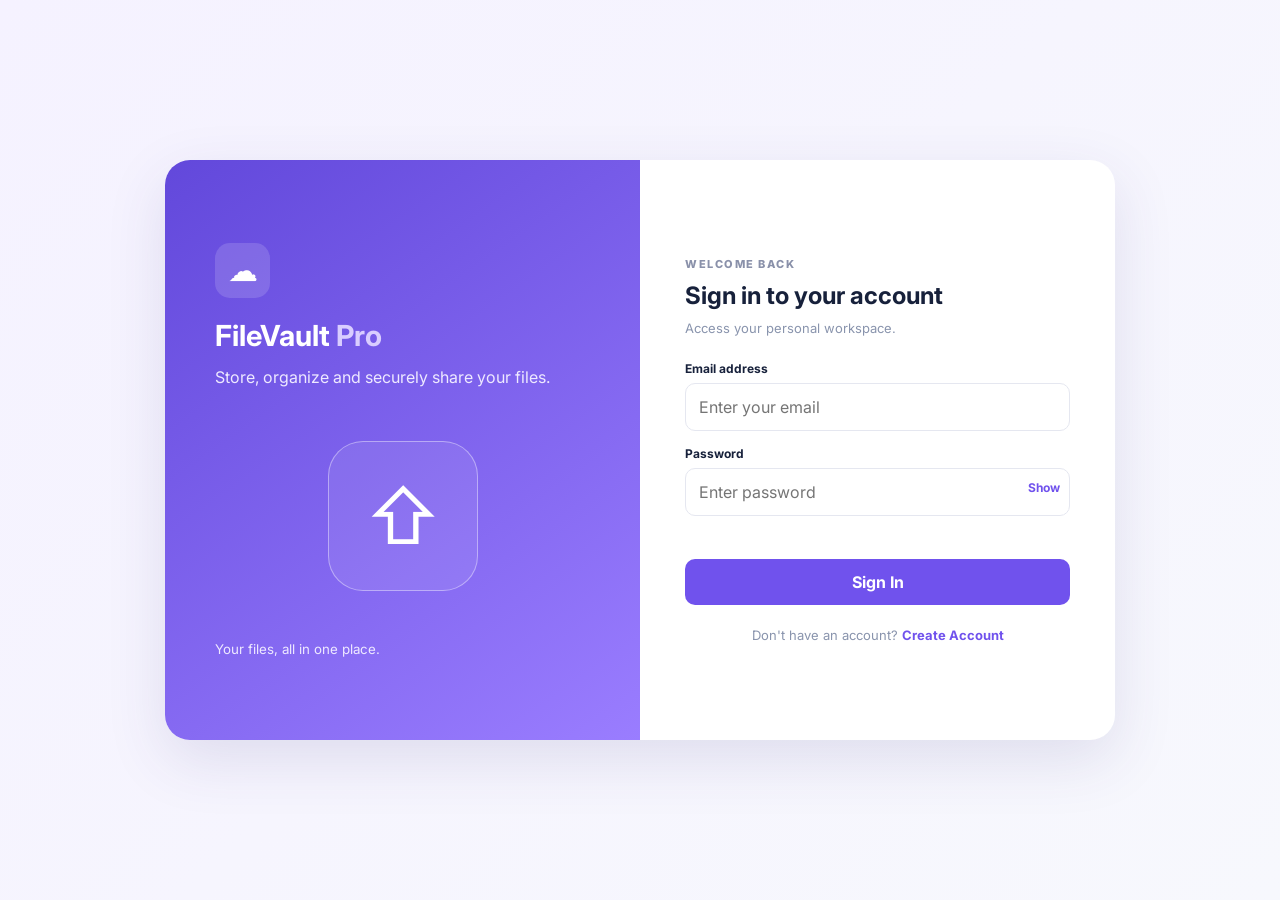
<file: index.html>
<!DOCTYPE html>
<html lang="en">
<head>
    <meta charset="UTF-8">
    <meta name="viewport" content="width=device-width, initial-scale=1.0">
    <title>FileVault Pro - Dashboard</title>
    <link rel="stylesheet" href="style.css">
</head>
<body class="app-page">

<div class="app-layout">

    <!-- SIDEBAR -->
    <aside class="sidebar" id="sidebar">

        <a class="logo" href="#">
            <span class="brand-mark small">☁</span>
            <span>FileVault <b>Pro</b></span>
        </a>

        <div class="workspace">▦ &nbsp; Personal Workspace</div>

        <p class="side-label">MENU</p>

        <nav class="side-nav">
            <button class="nav-item active" data-view="dashboard">
                <span>⌂</span> Dashboard
            </button>

            <button class="nav-item" data-view="all">
                <span>▣</span> My Files
            </button>

            <button class="nav-item" data-view="shared">
                <span>♧</span> Shared Files
            </button>

            <button class="nav-item" data-view="recent">
                <span>◷</span> Recent Files
            </button>

            <button class="nav-item" data-view="starred">
                <span>☆</span> Starred
            </button>

            <button class="nav-item" data-view="trash">
                <span>♜</span> Trash
            </button>
        </nav>

        <p class="side-label">PREFERENCES</p>

        <nav class="side-nav">
            <button class="nav-item" data-view="settings">
                <span>⚙</span> Settings
            </button>
        </nav>

        <div class="storage-card">
            <div class="storage-title">Storage</div>
            <div class="storage-track">
                <i id="storageBar"></i>
            </div>
            <p id="storageText">0 B of 100 MB used</p>
        </div>

        <button id="logoutBtn" class="logout-btn">
            ↪ &nbsp; Log out
        </button>

    </aside>

    <!-- MAIN CONTENT -->
    <main class="main-content">

        <header class="topbar">

            <button id="mobileMenu" class="mobile-menu">☰</button>

            <div>
                <p class="eyebrow">PERSONAL CLOUD</p>
                <h2 id="pageTitle">Dashboard</h2>
            </div>

            <div class="top-actions">
                <input id="searchInput" class="search"
                       placeholder="Search files...">

                <button id="themeToggle" class="icon-btn">◐</button>

                <button id="notificationBtn" class="icon-btn">♧</button>

                <div class="avatar" id="avatar">U</div>
            </div>

        </header>

        <!-- HERO -->
        <section id="dashboardHero" class="hero">

            <div>
                <p class="eyebrow light">YOUR PERSONAL CLOUD</p>

                <h1>
                    Everything you need.<br>
                    <span>All in one place.</span>
                </h1>

                <p>
                    Store, organize and securely share all your
                    important files from one simple workspace.
                </p>

                <button id="heroUpload" class="white-btn">
                    ☁ Upload New File
                </button>
            </div>

            <div class="hero-art">
                <div class="cloud-icon">☁<small>↑</small></div>
                <span class="float-file">PDF</span>
                <span class="float-file second">▧</span>
            </div>

        </section>

        <!-- STATISTICS -->
        <section class="stats-grid">

            <article class="stat-card">
                <div class="stat-icon purple">▤</div>
                <span class="stat-tag">All files</span>
                <strong id="totalFiles">0</strong>
                <small>Total Files</small>
            </article>

            <article class="stat-card">
                <div class="stat-icon blue">▰</div>
                <span class="stat-tag">Organized</span>
                <strong id="totalFolders">0</strong>
                <small>Total Folders</small>
            </article>

            <article class="stat-card">
                <div class="stat-icon green">♧</div>
                <span class="stat-tag">Collaboration</span>
                <strong id="sharedFiles">0</strong>
                <small>Shared Files</small>
            </article>

            <article class="stat-card">
                <div class="stat-icon orange">▤</div>
                <span class="stat-tag">Capacity</span>
                <strong id="storageUsed">0 B</strong>
                <small>Storage Used</small>
            </article>

        </section>

        <!-- UPLOAD -->
        <section class="upload-zone" id="dropZone">

            <div class="upload-symbol">☁</div>

            <div>
                <h3>Drop your files here</h3>
                <p>Drag and drop files or browse your computer</p>
                <small>Images, PDFs, documents and more</small>
            </div>

            <button id="browseBtn" class="primary-btn">
                Browse Files
            </button>

            <input id="fileInput" type="file" multiple hidden>

        </section>

        <!-- FOLDERS -->
        <section class="section-block">

            <div class="section-heading">
                <div>
                    <h2>My Folders</h2>
                    <p>Organize your files into folders</p>
                </div>

                <button id="newFolderBtn" class="outline-btn">
                    ＋ New Folder
                </button>
            </div>

            <div id="folderList" class="folder-grid"></div>

        </section>

        <!-- FILES -->
        <section class="section-block">

            <div class="section-heading">
                <div>
                    <h2 id="fileHeading">Recent Files</h2>
                    <p id="fileSubheading">Your latest uploads and documents</p>
                </div>

                <div class="filters">
                    <select id="typeFilter">
                        <option value="all">All types</option>
                        <option value="image">Images</option>
                        <option value="pdf">PDFs</option>
                        <option value="document">Documents</option>
                        <option value="other">Other</option>
                    </select>

                    <select id="sortSelect">
                        <option value="newest">Newest first</option>
                        <option value="oldest">Oldest first</option>
                        <option value="name">Name A-Z</option>
                        <option value="size">Largest first</option>
                    </select>
                </div>
            </div>

            <div id="fileList" class="file-grid"></div>

        </section>

    </main>
</div>

<!-- PREVIEW MODAL -->
<div class="modal" id="previewModal">
    <div class="modal-card wide">
        <div class="modal-head">
            <h2 id="previewTitle">Preview</h2>
            <button class="close-modal">×</button>
        </div>
        <div id="previewContent" class="preview-content"></div>
    </div>
</div>

<!-- SHARE MODAL -->
<div class="modal" id="shareModal">
    <div class="modal-card">

        <div class="modal-head">
            <h2>Share file</h2>
            <button class="close-modal">×</button>
        </div>

        <p class="muted">Create a local demo sharing link for this file.</p>

        <label>Permission</label>
        <select id="sharePermission">
            <option value="viewer">Can view</option>
            <option value="editor">Can edit (demo)</option>
        </select>

        <label>Link expiry</label>
        <select id="shareExpiry">
            <option value="1">1 day</option>
            <option value="7" selected>7 days</option>
            <option value="30">30 days</option>
        </select>

        <button id="generateLinkBtn" class="primary-btn full">
            Generate link
        </button>

        <div class="copy-row">
            <input id="shareLink" readonly
                   placeholder="Generated link appears here">
            <button id="copyLinkBtn" class="outline-btn">Copy</button>
        </div>

        <p class="tiny-note">
            Demo links do not transfer files to another device or user.
        </p>

    </div>
</div>

<!-- SETTINGS MODAL -->
<div class="modal" id="settingsModal">
    <div class="modal-card">

        <div class="modal-head">
            <h2>Settings</h2>
            <button class="close-modal">×</button>
        </div>

        <label>Display name</label>
        <input id="profileName" placeholder="Your name">

        <button id="saveSettingsBtn" class="primary-btn full">
            Save settings
        </button>

        <p class="tiny-note">
            Account: <span id="accountEmail"></span>
        </p>

    </div>
</div>

<!-- NOTIFICATIONS -->
<div class="modal" id="notificationModal">
    <div class="modal-card">

        <div class="modal-head">
            <h2>Notifications</h2>
            <button class="close-modal">×</button>
        </div>

        <div id="notificationList" class="notification-list"></div>

    </div>
</div>

<div id="toast" class="toast"></div>

<script src="script.js"></script>
</body>
</html>
</file>
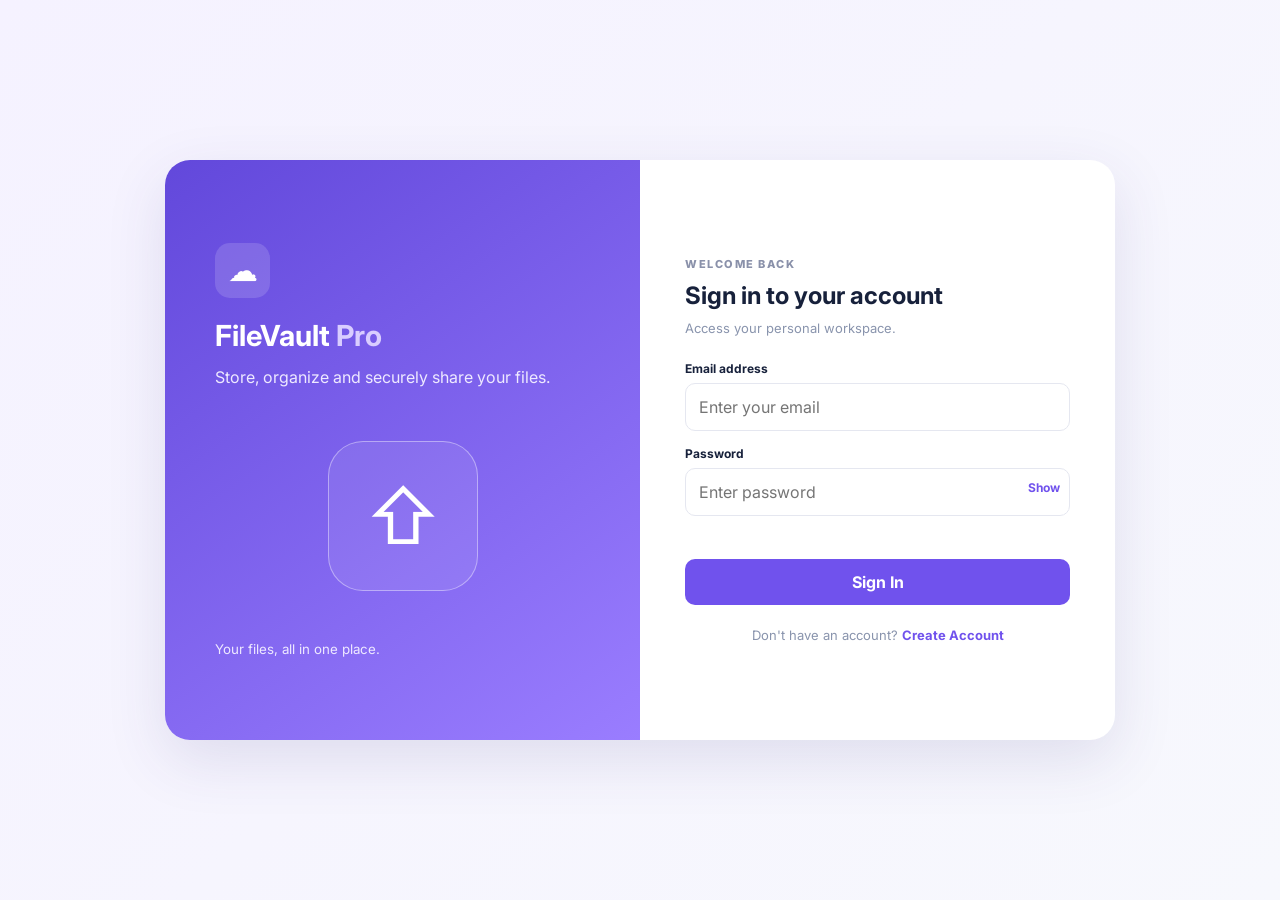
<file: login.html>
<!DOCTYPE html>
<html lang="en">
<head>
    <meta charset="UTF-8">
    <meta name="viewport" content="width=device-width, initial-scale=1.0">
    <title>FileVault Pro - Login</title>
    <link rel="stylesheet" href="./style.css">
</head>
<body class="auth-page">

<div class="auth-shell">
    <div class="auth-brand">
        <div class="brand-mark">☁</div>
        <h1>FileVault <span>Pro</span></h1>
        <p>Store, organize and securely share your files.</p>
        <div class="auth-art">⇧</div>
        <small>Your files, all in one place.</small>
    </div>

    <div class="auth-card">
        <p class="eyebrow">WELCOME BACK</p>
        <h2>Sign in to your account</h2>
        <p class="muted">Access your personal workspace.</p>

        <form id="loginForm">
            <label>Email address</label>
            <input type="email" id="loginEmail"
                   placeholder="Enter your email" required>

            <label>Password</label>
            <div class="password-wrap">
                <input type="password" id="loginPassword"
                       placeholder="Enter password" required>
                <button type="button" class="show-pass"
                        data-target="loginPassword">Show</button>
            </div>

            <p id="loginMessage" class="form-message"></p>

            <button type="submit" class="primary-btn full">
                Sign In
            </button>
        </form>

        <p class="auth-switch">
            Don't have an account?
            <a href="./signup.html">Create Account</a>
        </p>
    </div>
</div>

<script src="./auth.js"></script>
</body>
</html>
</file>
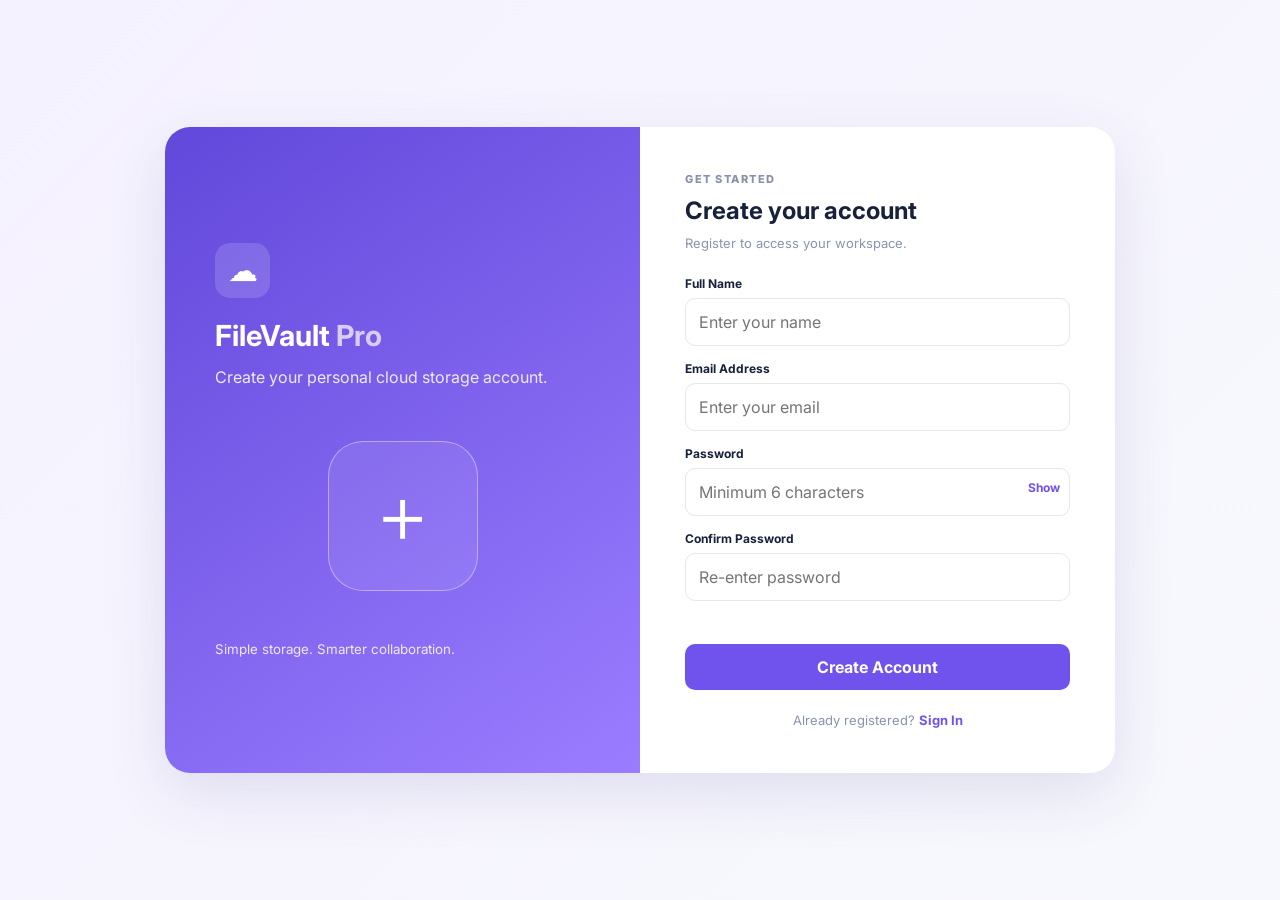
<file: signup.html>
<!DOCTYPE html>
<html lang="en">
<head>
    <meta charset="UTF-8">
    <meta name="viewport" content="width=device-width, initial-scale=1.0">
    <title>FileVault Pro - Signup</title>
    <link rel="stylesheet" href="./style.css">
</head>
<body class="auth-page">

<div class="auth-shell">
    <div class="auth-brand">
        <div class="brand-mark">☁</div>
        <h1>FileVault <span>Pro</span></h1>
        <p>Create your personal cloud storage account.</p>
        <div class="auth-art">＋</div>
        <small>Simple storage. Smarter collaboration.</small>
    </div>

    <div class="auth-card">
        <p class="eyebrow">GET STARTED</p>
        <h2>Create your account</h2>
        <p class="muted">Register to access your workspace.</p>

        <form id="signupForm">
            <label>Full Name</label>
            <input type="text" id="signupName"
                   placeholder="Enter your name" required>

            <label>Email Address</label>
            <input type="email" id="signupEmail"
                   placeholder="Enter your email" required>

            <label>Password</label>
            <div class="password-wrap">
                <input type="password" id="signupPassword"
                       placeholder="Minimum 6 characters" required>
                <button type="button" class="show-pass"
                        data-target="signupPassword">Show</button>
            </div>

            <label>Confirm Password</label>
            <input type="password" id="confirmPassword"
                   placeholder="Re-enter password" required>

            <p id="signupMessage" class="form-message"></p>

            <button type="submit" class="primary-btn full">
                Create Account
            </button>
        </form>

        <p class="auth-switch">
            Already registered?
            <a href="./login.html">Sign In</a>
        </p>
    </div>
</div>

<script src="./auth.js"></script>
</body>
</html>
</file>
<file: style.css>
@import url('https://fonts.googleapis.com/css2?family=Inter:wght@400;500;600;700;800&display=swap');

* {
    box-sizing: border-box;
    margin: 0;
    padding: 0;
}

body {
    font-family: Inter, Arial, sans-serif;
    background: #f6f7fc;
    color: #17213b;
}

button, input, select {
    font: inherit;
}

button {
    cursor: pointer;
}

/* LOGIN AND SIGNUP */

.auth-page {
    min-height: 100vh;
    display: grid;
    place-items: center;
    padding: 20px;
    background: linear-gradient(135deg, #f5f2ff, #f7f8fd);
}

.auth-shell {
    width: min(950px, 100%);
    min-height: 580px;
    background: white;
    border-radius: 25px;
    overflow: hidden;
    display: grid;
    grid-template-columns: 1fr 1fr;
    box-shadow: 0 20px 60px #423b7c20;
}

.auth-brand {
    background: linear-gradient(145deg, #6248db, #9a7dff);
    color: white;
    padding: 50px;
    display: flex;
    flex-direction: column;
    justify-content: center;
}

.brand-mark {
    width: 55px;
    height: 55px;
    background: #ffffff25;
    border-radius: 15px;
    display: grid;
    place-items: center;
    font-size: 30px;
}

.auth-brand h1 {
    font-size: 29px;
    margin: 20px 0 10px;
}

.auth-brand h1 span {
    color: #d9cdff;
}

.auth-brand p {
    line-height: 1.8;
    color: #eee9ff;
}

.auth-art {
    width: 150px;
    height: 150px;
    border: 1px solid #ffffff66;
    border-radius: 35px;
    display: grid;
    place-items: center;
    font-size: 75px;
    margin: 50px auto;
    background: #ffffff15;
}

.auth-brand small {
    color: #eee9ff;
}

.auth-card {
    padding: 45px;
    align-self: center;
}

.eyebrow {
    font-size: 11px;
    letter-spacing: 1.5px;
    color: #8a91aa;
    font-weight: 800;
    margin-bottom: 10px;
}

.auth-card h2 {
    font-size: 24px;
    margin-bottom: 10px;
}

.muted {
    font-size: 13px;
    color: #8994ad;
}

.auth-card form {
    margin-top: 25px;
}

.auth-card label,
.modal-card label {
    display: block;
    font-size: 12px;
    font-weight: 700;
    margin: 15px 0 7px;
}

.auth-card input,
.modal-card input,
.modal-card select {
    width: 100%;
    padding: 13px;
    border: 1px solid #e5e7f0;
    border-radius: 10px;
    outline: none;
    background: white;
}

.auth-card input:focus,
.modal-card input:focus {
    border-color: #7052ed;
    box-shadow: 0 0 0 3px #7052ed18;
}

.password-wrap {
    position: relative;
}

.password-wrap input {
    padding-right: 65px;
}

.show-pass {
    position: absolute;
    right: 10px;
    top: 12px;
    border: none;
    background: transparent;
    color: #7052ed;
    font-size: 12px;
    font-weight: 700;
}

.primary-btn {
    background: #7052ed;
    color: white;
    border: none;
    padding: 13px 18px;
    border-radius: 10px;
    font-weight: 700;
}

.primary-btn:hover {
    background: #573bd1;
}

.full {
    width: 100%;
    margin-top: 15px;
}

.auth-switch {
    text-align: center;
    font-size: 13px;
    margin-top: 22px;
    color: #8994ad;
}

.auth-switch a {
    color: #7052ed;
    font-weight: 700;
    text-decoration: none;
}

.form-message {
    font-size: 12px;
    margin-top: 12px;
    min-height: 16px;
}

.form-message.error {
    color: #d34b59;
}

.form-message.success {
    color: #16845b;
}

/* SIDEBAR */

.sidebar {
    position: fixed;
    top: 0;
    left: 0;
    bottom: 0;
    width: 260px;
    background: #17172f;
    color: white;
    padding: 22px;
    display: flex;
    flex-direction: column;
    overflow-y: auto;
    z-index: 100;
}

.logo {
    display: flex;
    align-items: center;
    gap: 12px;
    text-decoration: none;
    color: white;
    font-size: 19px;
    font-weight: 700;
    margin-bottom: 30px;
}

.logo b {
    color: #a996ff;
}

.brand-mark.small {
    width: 38px;
    height: 38px;
    font-size: 21px;
}

.workspace {
    background: #292943;
    padding: 14px;
    border-radius: 10px;
    font-size: 13px;
    margin-bottom: 30px;
}

.side-label {
    color: #8989ad;
    font-size: 11px;
    letter-spacing: 1.5px;
    margin: 15px 10px;
}

.side-nav {
    display: grid;
    gap: 7px;
    margin-bottom: 25px;
}

.nav-item {
    width: 100%;
    padding: 14px;
    border: none;
    background: transparent;
    color: #c9c9df;
    border-radius: 10px;
    text-align: left;
    font-size: 14px;
}

.nav-item:hover {
    background: #292943;
    color: white;
}

.nav-item.active {
    background: linear-gradient(110deg, #7658f3, #5b40d7);
    color: white;
}

.storage-card {
    background: #252540;
    padding: 16px;
    border-radius: 12px;
    margin-top: auto;
}

.storage-track {
    height: 6px;
    background: #44445d;
    border-radius: 10px;
    margin: 12px 0;
    overflow: hidden;
}

.storage-track i {
    display: block;
    height: 100%;
    background: #a48cff;
    width: 0;
}

.storage-card p {
    font-size: 11px;
    color: #aaaac5;
}

.logout-btn {
    background: transparent;
    border: none;
    color: #d0cde6;
    text-align: left;
    padding: 15px;
}

/* DASHBOARD */

.main-content {
    margin-left: 260px;
    padding: 28px;
}

.topbar {
    display: flex;
    justify-content: space-between;
    align-items: center;
    gap: 15px;
    margin-bottom: 25px;
}

.topbar h2 {
    font-size: 24px;
}

.top-actions {
    display: flex;
    align-items: center;
    gap: 12px;
}

.search {
    padding: 12px;
    border: 1px solid #e5e7f0;
    border-radius: 10px;
    width: 220px;
}

.icon-btn {
    width: 40px;
    height: 40px;
    border: 1px solid #e5e7f0;
    background: white;
    border-radius: 10px;
    color: #7052ed;
}

.avatar {
    width: 40px;
    height: 40px;
    border-radius: 50%;
    background: #e8e1ff;
    color: #6545df;
    display: grid;
    place-items: center;
    font-weight: 800;
}

.mobile-menu {
    display: none;
}

/* HERO */

.hero {
    background: linear-gradient(110deg, #654de0, #a187ff);
    padding: 40px;
    border-radius: 22px;
    color: white;
    display: flex;
    justify-content: space-between;
    align-items: center;
    min-height: 260px;
}

.hero h1 {
    font-size: 34px;
    line-height: 1.3;
    margin: 20px 0;
}

.hero h1 span {
    color: #e4dcff;
}

.hero p {
    font-size: 13px;
    line-height: 1.7;
}

.eyebrow.light {
    color: #e5dcff;
}

.white-btn {
    background: white;
    color: #6548dc;
    border: none;
    border-radius: 10px;
    padding: 14px 18px;
    margin-top: 20px;
    font-weight: 700;
}

.hero-art {
    width: 190px;
    height: 190px;
    border: 1px solid #ffffff55;
    border-radius: 50%;
    display: grid;
    place-items: center;
}

.cloud-icon {
    font-size: 85px;
    color: white;
}

/* STATISTICS */

.stats-grid {
    display: grid;
    grid-template-columns: repeat(4, 1fr);
    gap: 18px;
    margin: 28px 0;
}

.stat-card {
    background: white;
    border: 1px solid #e8eaf3;
    border-radius: 15px;
    padding: 22px;
}

.stat-icon {
    width: 45px;
    height: 45px;
    border-radius: 12px;
    display: grid;
    place-items: center;
    font-size: 20px;
}

.purple {
    background: #f0ebff;
    color: #7655ee;
}

.blue {
    background: #e9f3ff;
    color: #3895e8;
}

.green {
    background: #e7f7f0;
    color: #24a477;
}

.orange {
    background: #fff2e4;
    color: #ed9638;
}

.stat-card strong {
    display: block;
    font-size: 30px;
    margin: 17px 0 5px;
}

.stat-card small {
    color: #8994ad;
}

/* UPLOAD */

.upload-zone {
    background: white;
    border: 2px dashed #b7a5ff;
    border-radius: 17px;
    padding: 25px;
    display: flex;
    align-items: center;
    gap: 20px;
    margin-bottom: 40px;
}

.upload-zone.dragover {
    background: #f0ecff;
    border-color: #7052ed;
}

.upload-symbol {
    font-size: 38px;
    color: #7052ed;
}

.upload-zone h3 {
    font-size: 16px;
    margin-bottom: 7px;
}

.upload-zone p,
.upload-zone small {
    color: #8994ad;
    font-size: 12px;
}

.upload-zone .primary-btn {
    margin-left: auto;
}

/* FOLDERS AND FILES */

.section-block {
    margin-bottom: 40px;
}

.section-heading {
    display: flex;
    align-items: center;
    justify-content: space-between;
    gap: 15px;
    margin-bottom: 18px;
}

.section-heading h2 {
    font-size: 19px;
    margin-bottom: 5px;
}

.section-heading p {
    color: #8994ad;
    font-size: 12px;
}

.outline-btn {
    padding: 12px 16px;
    background: white;
    border: 1px solid #dcd5ff;
    color: #7052ed;
    border-radius: 10px;
}

.folder-grid,
.file-grid {
    display: grid;
    grid-template-columns: repeat(auto-fill, minmax(210px, 1fr));
    gap: 15px;
}

.folder-card,
.file-card {
    background: white;
    border: 1px solid #e8eaf3;
    border-radius: 14px;
    padding: 18px;
}

.folder-card {
    display: flex;
    align-items: center;
    gap: 12px;
    text-align: left;
    color: #17213b;
}

.folder-emoji {
    font-size: 28px;
}

.folder-info {
    display: grid;
    gap: 5px;
}

.folder-info small {
    color: #8994ad;
}

.folder-more {
    margin-left: auto;
}

.filters {
    display: flex;
    gap: 8px;
}

.filters select {
    padding: 10px;
    border: 1px solid #e8eaf3;
    border-radius: 9px;
    background: white;
}

.file-top {
    display: flex;
    justify-content: space-between;
    margin-bottom: 15px;
}

.file-symbol {
    font-size: 27px;
}

.more-btn {
    border: none;
    background: transparent;
}

.file-name {
    display: block;
    font-size: 13px;
    overflow-wrap: anywhere;
    margin-bottom: 8px;
}

.file-card small {
    color: #8994ad;
    font-size: 11px;
}

.file-actions {
    display: flex;
    flex-wrap: wrap;
    gap: 6px;
    margin-top: 15px;
}

.file-actions button {
    border: 1px solid #e8eaf3;
    background: #fafaff;
    color: #7052ed;
    padding: 7px;
    border-radius: 7px;
    font-size: 10px;
}

.empty-state {
    grid-column: 1 / -1;
    padding: 25px;
    background: white;
    border: 1px dashed #ddd;
    border-radius: 12px;
    text-align: center;
    color: #8994ad;
    font-size: 13px;
}

/* MODALS */

.modal {
    display: none;
    position: fixed;
    inset: 0;
    background: #10132988;
    z-index: 200;
    align-items: center;
    justify-content: center;
    padding: 20px;
}

.modal.open {
    display: flex;
}

.modal-card {
    width: min(450px, 100%);
    max-height: 90vh;
    overflow: auto;
    background: white;
    border-radius: 16px;
    padding: 25px;
}

.modal-card.wide {
    width: min(850px, 100%);
}

.modal-head {
    display: flex;
    align-items: center;
    justify-content: space-between;
    margin-bottom: 20px;
}

.modal-head h2 {
    font-size: 19px;
}

.close-modal {
    width: 35px;
    height: 35px;
    border: none;
    border-radius: 8px;
    font-size: 22px;
}

.copy-row {
    display: flex;
    gap: 8px;
    margin-top: 12px;
}

.copy-row input {
    min-width: 0;
}

.preview-content {
    min-height: 180px;
    display: grid;
    place-items: center;
    overflow: auto;
}

.preview-content img {
    max-width: 100%;
    max-height: 65vh;
}

.preview-content iframe {
    width: 100%;
    height: 65vh;
    border: none;
}

.preview-content pre {
    white-space: pre-wrap;
    width: 100%;
}

.tiny-note {
    color: #8994ad;
    font-size: 11px;
    margin-top: 12px;
    line-height: 1.5;
}

.notification-list p,
#notificationList p {
    padding: 12px;
    border-bottom: 1px solid #eee;
    font-size: 12px;
}

/* TOAST */

.toast {
    position: fixed;
    bottom: 20px;
    right: 20px;
    background: #20213b;
    color: white;
    padding: 14px 20px;
    border-radius: 10px;
    opacity: 0;
    transform: translateY(10px);
    transition: 0.2s;
    z-index: 300;
}

.toast.show {
    opacity: 1;
    transform: translateY(0);
}

/* DARK MODE */

.dark {
    background: #151629;
    color: #f0efff;
}

.dark .main-content {
    color: #f0efff;
}

.dark .stat-card,
.dark .upload-zone,
.dark .folder-card,
.dark .file-card,
.dark .search,
.dark .icon-btn,
.dark .filters select {
    background: #22243b;
    color: #f0efff;
    border-color: #353751;
}

.dark .empty-state {
    background: #22243b;
}

/* RESPONSIVE */

@media(max-width: 1000px) {
    .stats-grid {
        grid-template-columns: repeat(2, 1fr);
    }

    .hero {
        padding: 25px;
    }
}

@media(max-width: 760px) {
    .sidebar {
        transform: translateX(-100%);
        transition: 0.25s;
    }

    .sidebar.show {
        transform: translateX(0);
    }

    .main-content {
        margin-left: 0;
        padding: 18px;
    }

    .mobile-menu {
        display: block;
        border: none;
        background: white;
        padding: 10px;
        border-radius: 8px;
    }

    .topbar {
        flex-wrap: wrap;
    }

    .top-actions {
        margin-left: auto;
    }

    .search {
        width: 130px;
    }

    .hero-art {
        display: none;
    }

    .hero h1 {
        font-size: 28px;
    }

    .upload-zone {
        flex-wrap: wrap;
    }

    .upload-zone .primary-btn {
        margin-left: 0;
    }

    .section-heading {
        align-items: flex-start;
        flex-direction: column;
    }

    .filters {
        width: 100%;
    }

    .filters select {
        flex: 1;
        min-width: 0;
    }

    .auth-shell {
        grid-template-columns: 1fr;
        min-height: auto;
    }

    .auth-brand {
        padding: 25px;
    }

    .auth-art {
        display: none;
    }

    .auth-card {
        padding: 30px;
    }
}
</file>
